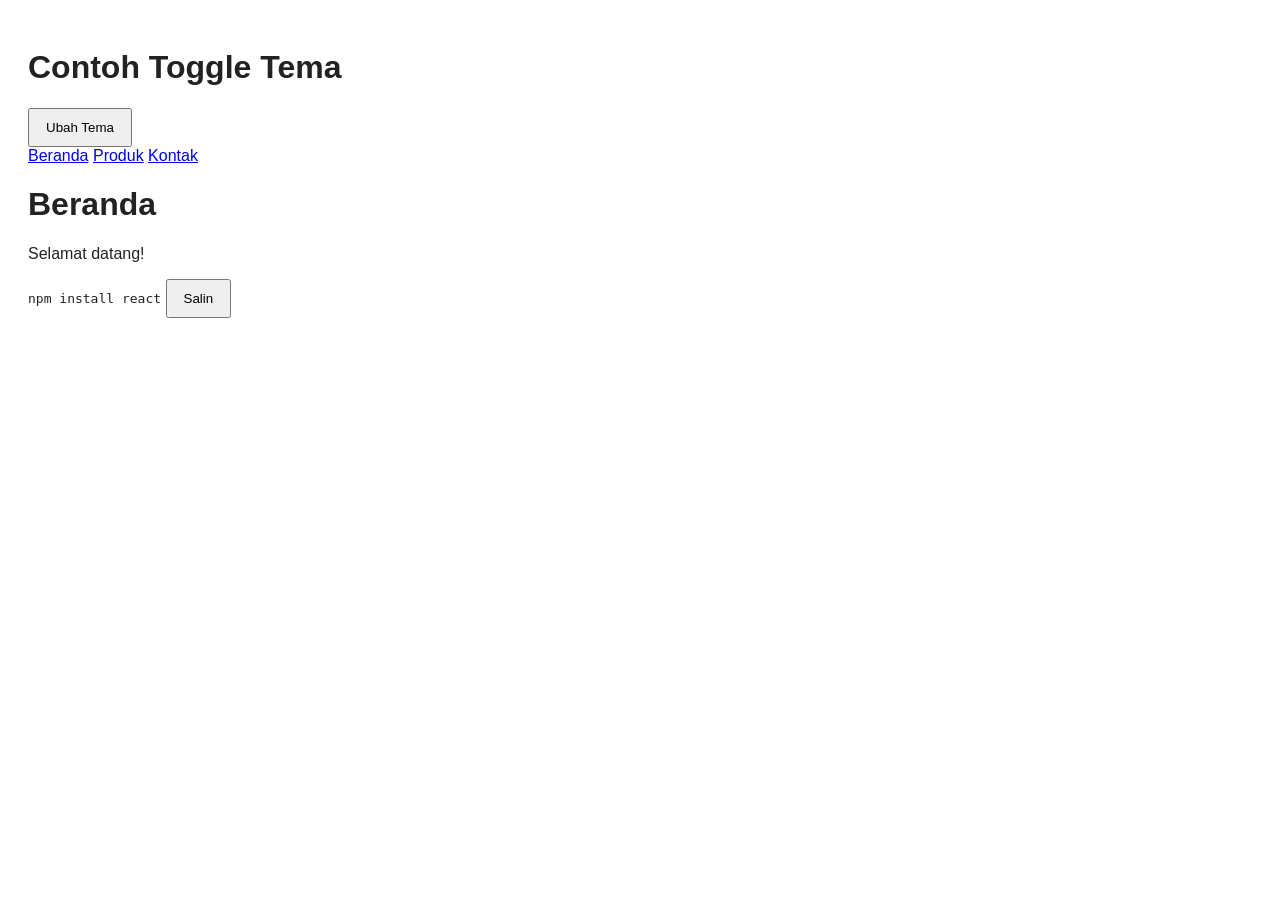
<file: index.html>
<!DOCTYPE html>
<html lang="id">
<head>
  <meta charset="UTF-8">
  <title>Toggle Tema</title>
  <style>
    /* Mode Terang (Default) */
    body {
      background-color: #ffffff;
      color: #222222;
      transition: background-color 0.3s, color 0.3s;
      font-family: sans-serif;
      padding: 20px;
    }

    /* Mode Gelap */
    body.gelap {
      background-color: #121212;
      color: #ffffff;
    }

    button {
      padding: 10px 16px;
      cursor: pointer;
    }
  </style>
</head>
<body>

  <h1>Contoh Toggle Tema</h1>
  <button id="tombol-tema">Ubah Tema</button>

  <!-- HTML -->
<nav>
  <a class="nav-link" href="#" data-halaman="beranda">Beranda</a>
  <a class="nav-link" href="#" data-halaman="produk">Produk</a>
  <a class="nav-link" href="#" data-halaman="kontak">Kontak</a>
</nav>
<main id="konten">


</main>

<!-- HTML -->
<code id="kode-contoh">npm install react</code>
<button id="tombol-salin">Salin</button>

  <script>
    // 1. Fungsi untuk menerapkan tema ke halaman & menyimpan ke localStorage
    function simpanTema(tema) {
      if (tema === "gelap") {
        document.body.classList.add("gelap");
      } else {
        document.body.classList.remove("gelap");
      }
      localStorage.setItem("tema", tema);
    }

    // 2. Jalankan saat halaman pertama kali dimuat (cek tema yang tersimpan)
    const temaTersimpan = localStorage.getItem("tema") || "terang";
    simpanTema(temaTersimpan);

    // 3. Event Listener pada tombol
    document.getElementById("tombol-tema").addEventListener("click", () => {
      const temaSekarang = localStorage.getItem("tema") || "terang";
      const temaBaru = temaSekarang === "terang" ? "gelap" : "terang";
      simpanTema(temaBaru);
    });

const halaman = {
  beranda: "<h1>Beranda</h1><p>Selamat datang!</p>",
  produk: "<h1>Produk</h1><p>Daftar produk kami.</p>",
  kontak: "<h1>Kontak</h1><p>Hubungi kami di sini.</p>",
};

function navigasiKe(namaHalaman) {
  document.getElementById("konten").innerHTML = halaman[namaHalaman];
  history.pushState({ halaman: namaHalaman }, namaHalaman, "/" + namaHalaman);
}

document.querySelectorAll(".nav-link").forEach((link) => {
  link.addEventListener("click", (e) => {
    e.preventDefault();
    navigasiKe(e.target.dataset.halaman);
  });
});

window.addEventListener("popstate", (e) => {
  const namaHalaman = e.state ? e.state.halaman : "beranda";
  document.getElementById("konten").innerHTML = halaman[namaHalaman];
});

// Muat halaman awal
navigasiKe("beranda");


document.getElementById("tombol-salin").addEventListener("click", async () => {
  const teks = document.getElementById("kode-contoh").textContent;
  const tombol = document.getElementById("tombol-salin");

  await navigator.clipboard.writeText(teks);
  tombol.textContent = "Tersalin!";
  setTimeout(() => {
    tombol.textContent = "Salin";
  }, 2000);
});

  </script>

</body>
</html>
</file>
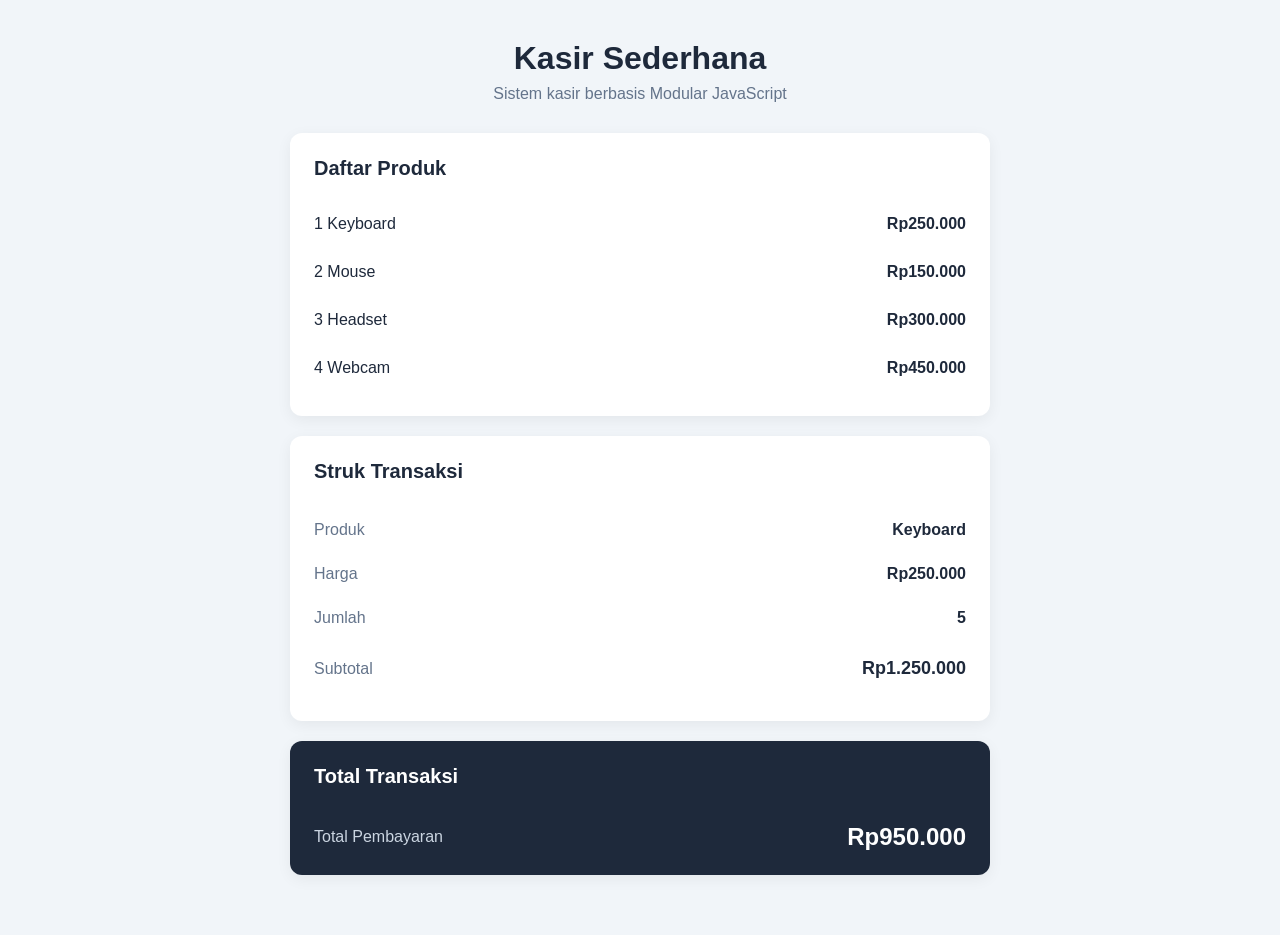
<file: bab-18-modularisasi-javascript/index.html>
<!DOCTYPE html>
<html lang="id">
<head>
  <meta charset="UTF-8">
  <meta name="viewport" content="width=device-width, initial-scale=1.0">

  <title>Kasir Sederhana</title>

  <link rel="stylesheet" href="./css/style.css">
</head>

<body>

  <main class="container">

    <header class="header">
      <h1>Kasir Sederhana</h1>
      <p>Sistem kasir berbasis Modular JavaScript</p>
    </header>

    <section class="card">
      <h2>Daftar Produk</h2>

      <ul class="daftarproduk"></ul>
    </section>

    <section class="card">
      <h2>Struk Transaksi</h2>

      <div class="struk">
        <div class="struk-row">
          <span>Produk</span>
          <strong id="nama-produk"></strong>
        </div>

        <div class="struk-row">
          <span>Harga</span>
          <strong id="harga-produk"></strong>
        </div>

        <div class="struk-row">
          <span>Jumlah</span>
          <strong id="jumlah-produk"></strong>
        </div>

        <div class="struk-row subtotal">
          <span>Subtotal</span>
          <strong id="subtotal-produk"></strong>
        </div>
      </div>
    </section>

    <section class="card total-card">
      <h2>Total Transaksi</h2>

      <div class="total">
        <span>Total Pembayaran</span>
        <strong id="total-transaksi"></strong>
      </div>
    </section>

  </main>

  <script type="module" src="./js/app.js"></script>

</body>
</html>
</file>
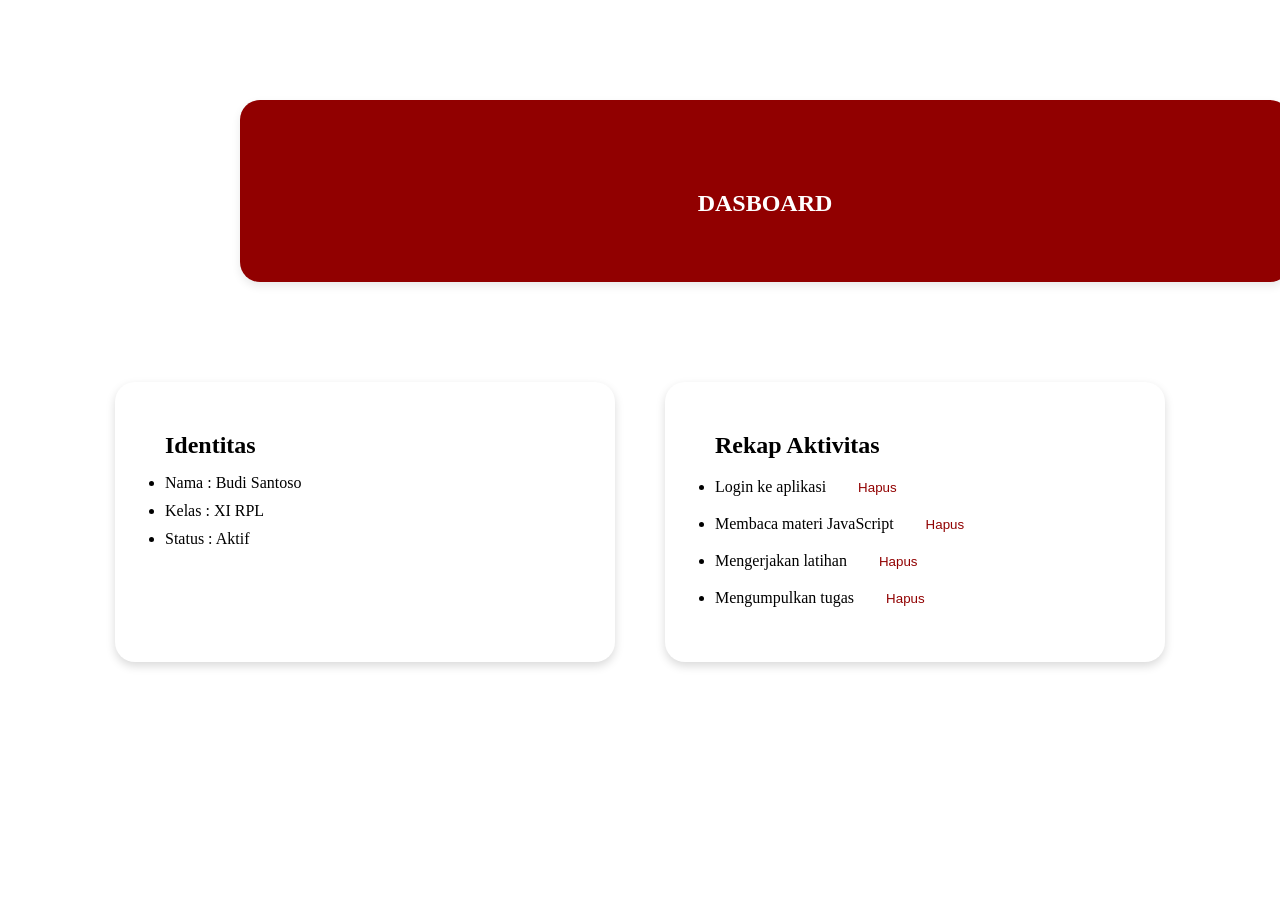
<file: bab-16-js-dom/latihan/index.html>
<!doctype html>
<html lang="en">
  <head>
    <meta charset="UTF-8" />
    <meta name="viewport" content="width=device-width, initial-scale=1.0" />
    <title>Document</title>
    <link rel="stylesheet" href="style.css" />
  </head>
  <body>
    <section>
      <div class="judul">
        <h1>DASBOARD</h1>
      </div>
      <div class="card">
      <div class="kartu1">
        <h1>Identitas</h1>
        <ul class="Identitas"></ul>
      </div>
      <div class="kartu2">
        <h1>Rekap Aktivitas</h1>
        <ul class="Aktivitas"></ul>
      </div>
      </div>
    </section>

    <script src="script.js"></script>
  </body>
</html>
</file>
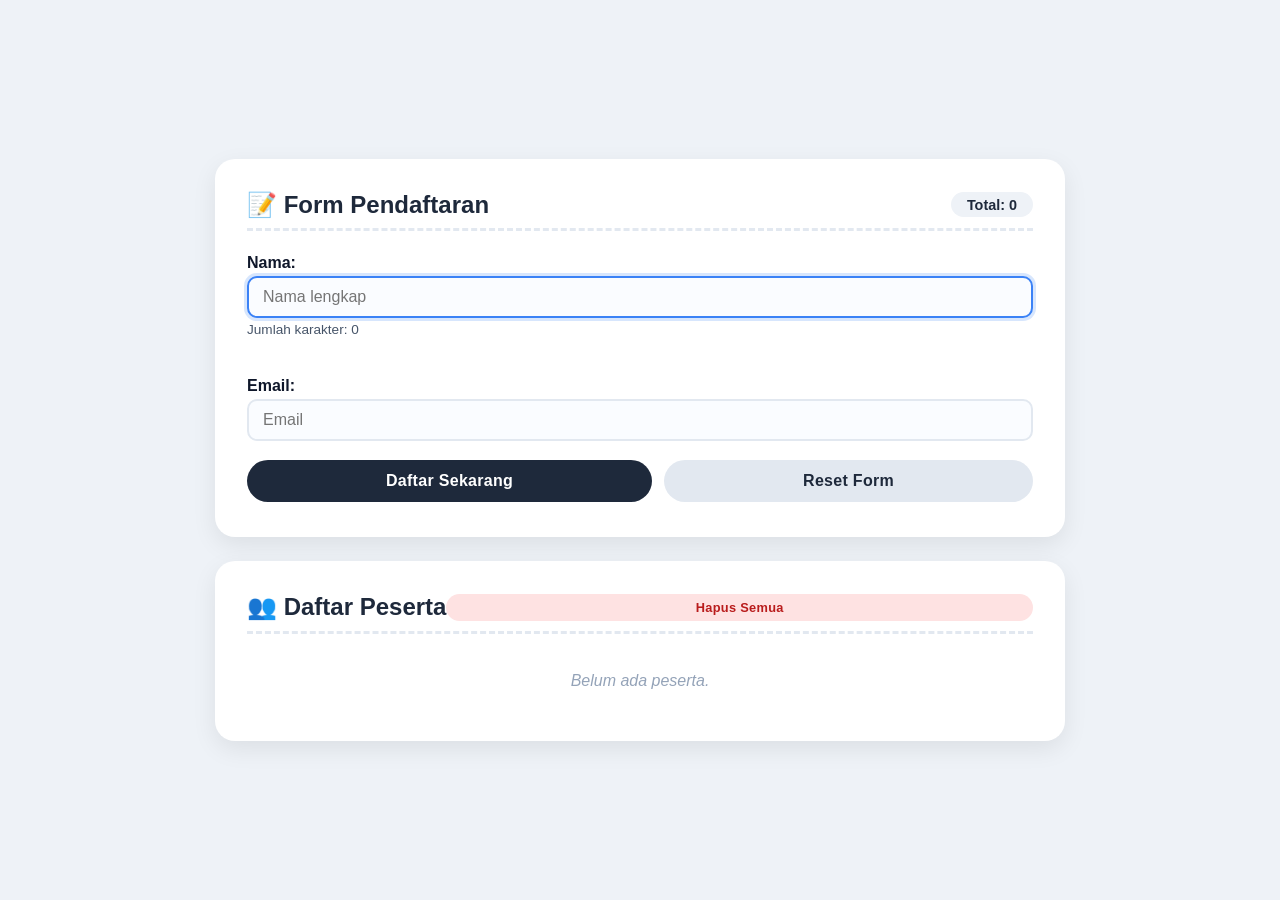
<file: bab-17-events/example/index.html>
<!DOCTYPE html>
<html lang="id">
<head>
    <meta charset="UTF-8" />
    <meta name="viewport" content="width=device-width, initial-scale=1.0" />
    <title>Workshop JavaScript - Pendaftaran</title>

    <!-- ============================================================ -->
    <!-- BAGIAN CSS: Gaya tampilan (seperti dekorasi meja pendaftaran) -->
    <!-- ============================================================ -->
    <link rel="stylesheet" href="style.css">
    
</head>
<body>

<div class="container">

    <!-- ============================================================ -->
    <!-- CARD 1: FORM PENDAFTARAN                                     -->
    <!-- ============================================================ -->
    <div class="card">
        <div class="card-header">
            <span>📝 Form Pendaftaran</span>
            <span class="total-badge" id="total-badge">Total: 0</span>
        </div>

        <form id="form-pendaftaran">

            <!-- Nama -->
            <div class="form-group">
                <label for="nama">Nama:</label>
                <input type="text" id="nama" placeholder="Nama lengkap" autofocus />
                <div class="char-count" id="char-count">Jumlah karakter: 0</div>
                <div class="key-message" id="key-message"></div>
            </div>

            <!-- Email -->
            <div class="form-group">
                <label for="email">Email:</label>
                <input type="email" id="email" placeholder="Email" />
            </div>

            <!-- Tombol -->
            <div class="button-group">
                <button type="submit" class="btn btn-primary">Daftar Sekarang</button>
                <button type="button" id="reset-btn" class="btn btn-secondary">Reset Form</button>
            </div>

            <!-- Notifikasi (sukses/error) akan muncul di sini -->
            <div id="form-notification" class="form-notification"></div>
        </form>
    </div>

    <!-- ============================================================ -->
    <!-- CARD 2: DAFTAR PESERTA                                      -->
    <!-- ============================================================ -->
    <div class="card">
        <div class="card-header">
            <span>👥 Daftar Peserta</span>
            <button type="button" id="clear-all-btn" class="btn btn-danger" style="padding: 6px 16px; font-size: 0.8rem;">Hapus Semua</button>
        </div>

        <div id="participant-list-container">
            <!-- akan diisi oleh JavaScript -->
            <p class="empty-message">Belum ada peserta.</p>
        </div>
    </div>

</div>

<!-- ============================================================ -->
<!-- BAGIAN JAVASCRIPT: Otak / logika interaksi                   -->
<!-- ============================================================ -->
<script src="script.js"></script>

</body>
</html>
</file>
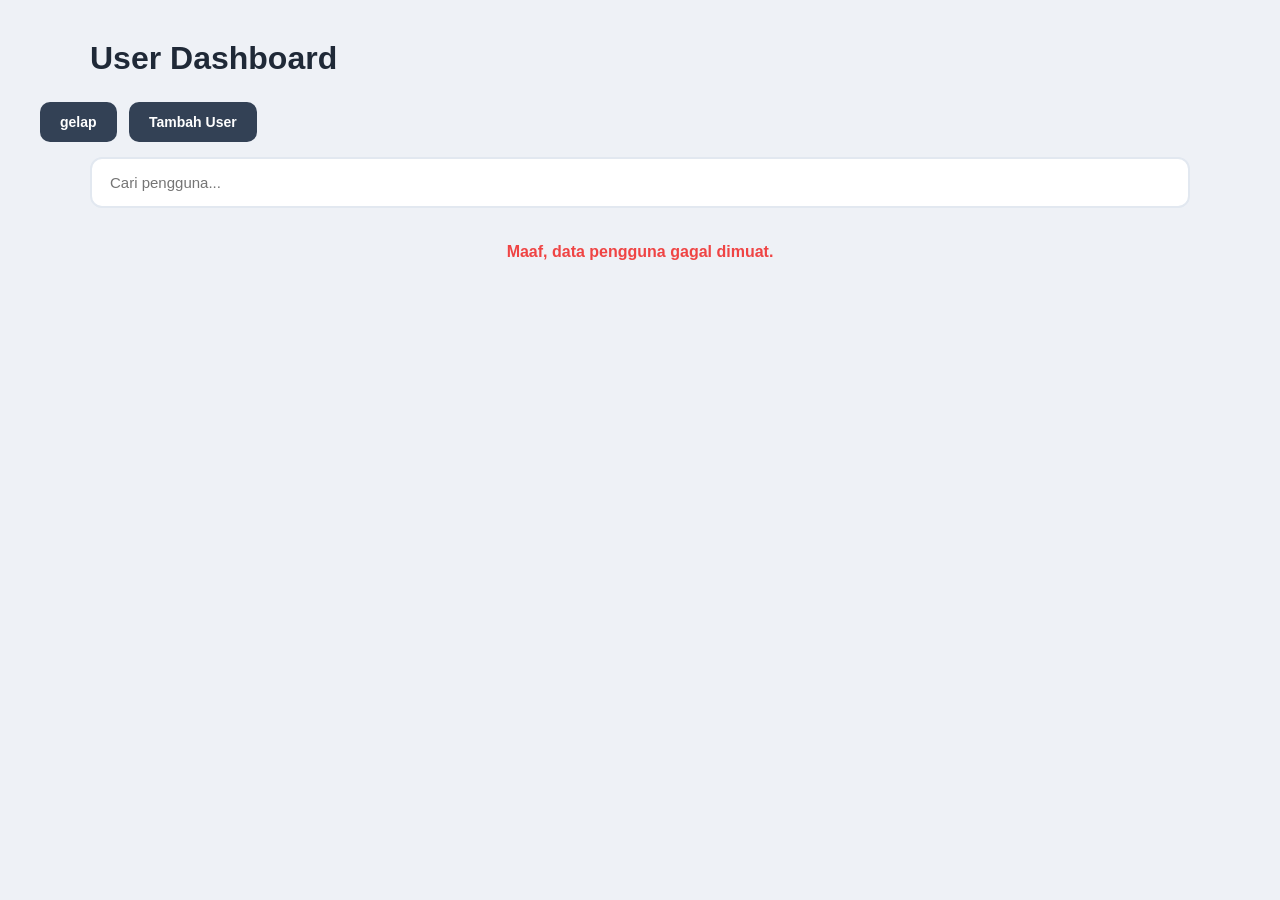
<file: bab-21-web-api/latihan/index.html>
<!doctype html>
<html lang="id">
  <head>
    <meta charset="UTF-8" />
    <meta name="viewport" content="width=device-width, initial-scale=1.0" />

    <title>User Dashboard</title>

    <link rel="stylesheet" href="css.css" />
  </head>

  <body>
    <h1>User Dashboard</h1>

    <button id="tema">gelap</button>

    <button id="tambah">Tambah User</button>

    <div id="formTambah">
      <input type="text" id="namaBaru" placeholder="Nama pengguna" />

      <input type="email" id="emailBaru" placeholder="Email pengguna" />

      <button id="simpanUser">Simpan</button>

      <button id="batalUser">Batal</button>
    </div>

    <input type="text" id="cari" placeholder="Cari pengguna..." />

    <p id="loading">Memuat data...</p>

    <p id="error"></p>

    <div id="user"></div>

    <div id="detail">
      <button id="kembali">← Kembali</button>

      <div id="detailuser"></div>
    </div>

    <script src="js.js"></script>
  </body>
</html>
</file>
<file: bab-18-modularisasi-javascript/css/style.css>
* {
  box-sizing: border-box;
}

body {
  margin: 0;
  padding: 40px 20px;
  font-family: Arial, sans-serif;
  background: #f1f5f9;
  color: #1e293b;
}

.container {
  width: 100%;
  max-width: 700px;
  margin: auto;
}

/* HEADER */
.header {
  text-align: center;
  margin-bottom: 30px;
}

.header h1 {
  margin: 0 0 8px;
  font-size: 32px;
}

.header p {
  margin: 0;
  color: #64748b;
}

/* CARD */
.card {
  background: white;
  padding: 24px;
  margin-bottom: 20px;
  border-radius: 12px;
  box-shadow: 0 4px 15px rgba(0, 0, 0, 0.06);
}

.card h2 {
  margin-top: 0;
  margin-bottom: 20px;
  font-size: 20px;
}

/* DAFTAR PRODUK */
.daftarproduk {
  list-style: none;
  padding: 0;
  margin: 0;
}

.daftarproduk li {
  display: flex;
  justify-content: space-between;
  align-items: center;
  padding: 15px 0;
}

/* NOMOR PRODUK */
.nomor {
.nomor {
  margin-right: 8px;
  font-weight: bold;
}
}

/* STRUK */
.struk {
  padding: 5px 0;
}

.struk-row {
  display: flex;
  justify-content: space-between;
  align-items: center;

  padding: 13px 0;
}

.struk-row span {
  color: #64748b;
}

.struk-row strong {
  color: #1e293b;
}

.subtotal {
  margin-top: 5px;
}

.subtotal strong {
  font-size: 18px;
}

/* TOTAL */
.total-card {
  background: #1e293b;
  color: white;
}

.total-card h2 {
  color: white;
}

.total {
  display: flex;
  justify-content: space-between;
  align-items: center;
  padding-top: 15px;
}

.total span {
  color: #cbd5e1;
}

.total strong {
  font-size: 24px;
}
</file>
<file: bab-16-js-dom/latihan/style.css>
* {
  margin: 0;
  padding: 0;
}

.judul {
  background-color: rgb(145, 0, 0);
  padding: 50px;
  box-sizing: border-box;
  width: 1050px;
  box-shadow: 0 4px 10px rgba(0, 0, 0, 0.09);
  border-radius: 20px;
  margin: 100px 0px 100px 240px;

  transition: 0.3s ease;
}
.card {
  display: flex;
  justify-content: center;
  gap: 50px;
}

.kartu1,
.kartu2 {
  background-color: white;
  padding: 50px;
  box-sizing: border-box;
  width: 500px;
  box-shadow: 0 4px 10px rgba(0, 0, 0, 0.15);
  border-radius: 20px;
}

.judul h1 {
  text-align: center;
  margin-top: 40px;
  color: white;
}

h1 {
  margin-bottom: 15px;
}

li {
  margin-top: 10px;
}

button {
  margin-left: 20px;
  padding: 6px 12px;

  border: none;
  border-radius: 8px;

  background-color: hsl(0, 0%, 100%);
  color: rgb(145, 0, 0);

  cursor: pointer;

  transition:
    background-color 0.2s ease,
    transform 0.2s ease,
    box-shadow 0.2s ease;
}
</file>
<file: bab-17-events/example/style.css>
/* ----- RESET & GLOBAL ----- */
        * {
            box-sizing: border-box;
            margin: 0;
            padding: 0;
        }

        body {
            font-family: 'Segoe UI', Tahoma, Geneva, Verdana, sans-serif;
            background: #eef2f7;
            display: flex;
            justify-content: center;
            align-items: center;
            min-height: 100vh;
            padding: 20px;
        }

        .container {
            max-width: 850px;
            width: 100%;
            display: flex;
            flex-direction: column;
            gap: 24px;
        }

        /* ----- CARD UTAMA ----- */
        .card {
            background: white;
            border-radius: 20px;
            padding: 2rem 2rem 2.2rem;
            box-shadow: 0 8px 24px rgba(0,0,0,0.08);
        }

        .card-header {
            font-size: 1.5rem;
            font-weight: 700;
            color: #1e293b;
            border-bottom: 3px dashed #e2e8f0;
            padding-bottom: 0.6rem;
            margin-bottom: 1.4rem;
            display: flex;
            align-items: center;
            justify-content: space-between;
        }

        /* ----- FORM CARD ----- */
        .form-group {
            margin-bottom: 1.2rem;
        }

        label {
            display: block;
            font-weight: 600;
            color: #0f172a;
            margin-bottom: 4px;
        }

        input[type="text"],
        input[type="email"] {
            width: 100%;
            padding: 10px 14px;
            font-size: 1rem;
            border: 2px solid #e2e8f0;
            border-radius: 10px;
            transition: 0.2s;
            background: #fafcff;
        }

        input:focus {
            border-color: #3b82f6;
            outline: none;
            box-shadow: 0 0 0 3px rgba(59,130,246,0.2);
        }

        .char-count {
            font-size: 0.85rem;
            color: #475569;
            margin-top: 4px;
        }

        .key-message {
            font-size: 0.85rem;
            color: #2563eb;
            font-weight: 500;
            min-height: 1.4em;
            margin-top: 2px;
        }

        .button-group {
            display: flex;
            gap: 12px;
            flex-wrap: wrap;
            margin-top: 0.5rem;
        }

        .btn {
            flex: 1 1 auto;
            padding: 12px 18px;
            font-weight: 700;
            font-size: 1rem;
            border: none;
            border-radius: 40px;
            cursor: pointer;
            transition: 0.15s;
            letter-spacing: 0.3px;
        }

        .btn-primary {
            background: #1e293b;
            color: white;
        }
        .btn-primary:hover {
            background: #0f172a;
            transform: scale(1.02);
        }

        .btn-secondary {
            background: #e2e8f0;
            color: #1e293b;
        }
        .btn-secondary:hover {
            background: #cbd5e1;
        }

        .btn-danger {
            background: #fee2e2;
            color: #b91c1c;
        }
        .btn-danger:hover {
            background: #fecaca;
        }

        /* ----- DAFTAR PESERTA CARD ----- */
        .participant-list {
            display: flex;
            flex-direction: column;
            gap: 12px;
            margin-top: 0.5rem;
        }

        .participant-item {
            background: #f8fafc;
            border-left: 5px solid #3b82f6;
            padding: 0.8rem 1rem;
            border-radius: 10px;
            display: flex;
            justify-content: space-between;
            align-items: center;
            flex-wrap: wrap;
            transition: 0.2s;
        }
        .participant-item:hover {
            background: #f1f5f9;
        }

        .participant-info p {
            margin: 0.1rem 0;
            font-size: 0.95rem;
        }

        .participant-info strong {
            color: #1e293b;
        }

        .participant-actions {
            display: flex;
            gap: 8px;
        }

        .btn-small {
            padding: 4px 12px;
            font-size: 0.75rem;
            border: none;
            border-radius: 30px;
            cursor: pointer;
            font-weight: 600;
        }

        .btn-small-danger {
            background: #fee2e2;
            color: #b91c1c;
        }
        .btn-small-danger:hover {
            background: #fecaca;
        }

        .empty-message {
            color: #94a3b8;
            font-style: italic;
            text-align: center;
            padding: 1rem 0;
        }

        .total-badge {
            font-weight: 700;
            color: #1e293b;
            background: #eef2f7;
            padding: 0.3rem 1rem;
            border-radius: 40px;
            font-size: 0.9rem;
        }

        /* ----- STATUS MESSAGE DI FORM (tetap pakai display-area dari versi sebelumnya, tapi kita bisa gunakan untuk notifikasi) ----- */
        .form-notification {
            margin-top: 0.8rem;
            padding: 0.5rem 1rem;
            border-radius: 10px;
            font-weight: 600;
            display: none;
        }
        .form-notification.show {
            display: block;
        }
        .form-notification.success {
            background: #dcfce7;
            color: #059669;
        }
        .form-notification.error {
            background: #fee2e2;
            color: #b91c1c;
        }

        /* responsive */
        @media (max-width: 600px) {
            .card {
                padding: 1.5rem;
            }
            .participant-item {
                flex-direction: column;
                align-items: stretch;
            }
            .participant-actions {
                margin-top: 6px;
                justify-content: flex-end;
            }
        }
</file>
<file: bab-21-web-api/latihan/css.css>
* {
  margin: 0;
  padding: 0;
  box-sizing: border-box;
}

body {
  font-family: Arial, sans-serif;
  background: #eef1f6;
  color: #1f2937;
  min-height: 100vh;
  padding: 40px;
}

h1 {
  max-width: 1100px;
  margin: 0 auto 25px;
  font-size: 32px;
}

#tema {
  display: inline-block;
  padding: 12px 20px;
  margin-bottom: 15px;
  border: none;
  border-radius: 10px;
  background: #334155;
  color: white;
  font-size: 14px;
  font-weight: bold;
  cursor: pointer;
}

#tambah {
  display: inline-block;
  padding: 12px 20px;
  margin-bottom: 15px;
  margin-left: 8px;
  border: none;
  border-radius: 10px;
  background: #334155;
  color: white;
  font-size: 14px;
  font-weight: bold;
  cursor: pointer;
}

#formTambah {
  display: none;
  max-width: 1100px;
  margin: 0 auto 25px;
  padding: 20px;
  background: white;
  border-radius: 12px;
}

#formTambah input {
  width: 100%;
  padding: 12px;
  margin-bottom: 10px;
  border: 1px solid #cbd5e1;
  border-radius: 8px;
  font-size: 14px;
}

#simpanUser,
#batalUser {
  padding: 10px 15px;
  border: none;
  border-radius: 8px;
  cursor: pointer;
}

#simpanUser {
  background: #334155;
  color: white;
}

#batalUser {
  background: #e2e8f0;
  color: #1f2937;
}

#cari {
  display: block;
  width: 100%;
  max-width: 1100px;
  margin: 0 auto 35px;
  padding: 15px 18px;
  border: 2px solid #e2e8f0;
  border-radius: 12px;
  background: white;
  color: #1f2937;
  font-size: 15px;
  outline: none;
}

#loading {
  text-align: center;
  margin: 30px 0;
  color: #64748b;
}

#error {
  text-align: center;
  margin: 20px 0;
  color: #ef4444;
  font-weight: bold;
}

#user {
  display: grid;
  grid-template-columns: repeat(3, 1fr);
  gap: 25px;
  max-width: 1100px;
  margin: 0 auto;
}

.card {
  position: relative;
  background: white;
  padding: 28px;
  border-radius: 18px;
  border: 1px solid #e5e7eb;
  box-shadow: 0 5px 15px rgba(0, 0, 0, 0.05);
  cursor: pointer;
}

.card h2 {
  margin-bottom: 18px;
  padding-right: 40px;
  font-size: 20px;
  color: #111827;
}

.card p {
  margin: 10px 0;
  color: #64748b;
  font-size: 14px;
  line-height: 1.5;
}

.favorit {
  position: absolute;
  top: 20px;
  right: 20px;
  width: 35px;
  height: 35px;
  border: none;
  border-radius: 50%;
  background: #f1f5f9;
  color: #f59e0b;
  font-size: 21px;
  cursor: pointer;
}

.hapus,
.edit {
  margin-right: 5px;
  margin-bottom: 15px;
  border: none;
  padding: 7px 12px;
  border-radius: 6px;
  color: white;
  cursor: pointer;
}

.hapus {
  background: #334155;
}

.edit {
  background: #64748b;
}

#detail {
  display: none;
  max-width: 700px;
  margin: 30px auto;
}

#kembali {
  padding: 12px 18px;
  border: none;
  border-radius: 10px;
  background: #111827;
  color: white;
  font-size: 14px;
  cursor: pointer;
}

#detailuser {
  margin-top: 20px;
  padding: 35px;
  background: white;
  border-radius: 20px;
  border: 1px solid #e5e7eb;
  box-shadow: 0 10px 30px rgba(0, 0, 0, 0.08);
}

#detailuser h2 {
  margin-bottom: 25px;
  font-size: 28px;
  color: #111827;
}

#detailuser p {
  margin: 15px 0;
  padding-bottom: 12px;
  border-bottom: 1px solid #e5e7eb;
  color: #64748b;
  line-height: 1.6;
}

#detailuser strong {
  color: #111827;
}

body.gelap {
  background: #0f172a;
  color: #f8fafc;
}

body.gelap #tema,
body.gelap #tambah {
  background: #f8fafc;
  color: #111827;
}

body.gelap #cari {
  background: #1e293b;
  color: white;
  border-color: #334155;
}

body.gelap #cari::placeholder {
  color: #94a3b8;
}

body.gelap #formTambah {
  background: #1e293b;
}

body.gelap #formTambah input {
  background: #334155;
  color: white;
  border-color: #475569;
}

body.gelap .card {
  background: #1e293b;
  border-color: #334155;
  box-shadow: 0 5px 20px rgba(0, 0, 0, 0.3);
}

body.gelap .card h2 {
  color: white;
}

body.gelap .card p {
  color: #94a3b8;
}

body.gelap .favorit {
  background: #334155;
  color: #fbbf24;
}

body.gelap #detailuser {
  background: #1e293b;
  border-color: #334155;
}

body.gelap #detailuser h2 {
  color: white;
}

body.gelap #detailuser p {
  color: #94a3b8;
  border-color: #334155;
}

body.gelap #detailuser strong {
  color: white;
}
</file>
